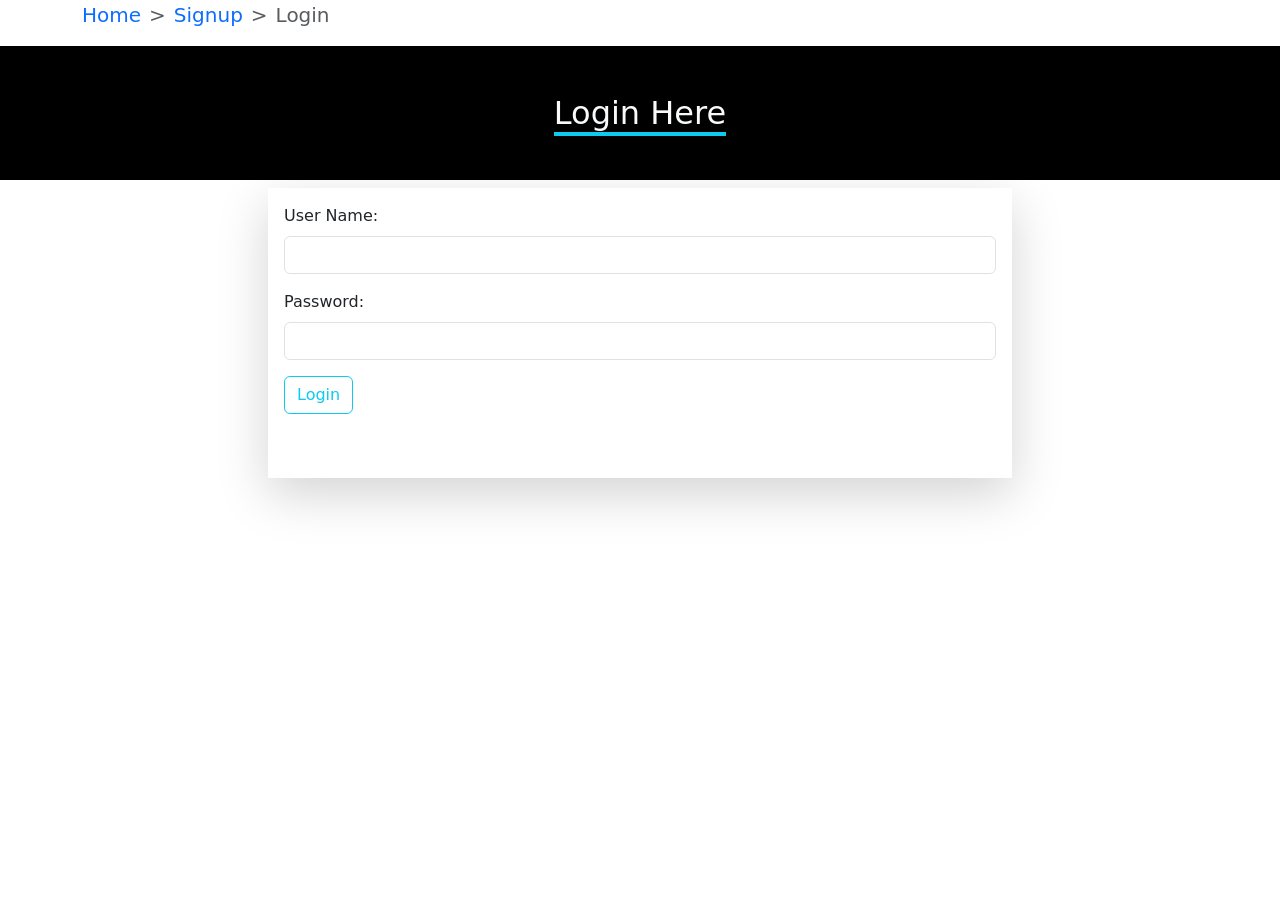
<file: login.html>
<!doctype html>
<html lang="en">

<head>
    <meta charset="utf-8">
    <meta name="viewport" content="width=device-width, initial-scale=1">
    <title>Ecommerce Website</title>
    <link rel="stylesheet" href="css/style.css">
    <link href="https://cdn.jsdelivr.net/npm/bootstrap@5.3.8/dist/css/bootstrap.min.css" rel="stylesheet"
        integrity="sha384-sRIl4kxILFvY47J16cr9ZwB07vP4J8+LH7qKQnuqkuIAvNWLzeN8tE5YBujZqJLB" crossorigin="anonymous">

    <link rel="stylesheet" href="https://cdn.jsdelivr.net/npm/bootstrap-icons@1.13.1/font/bootstrap-icons.min.css">
</head>

<body>
     <!-- breadcrumb start here  -->
    <div class="container fs-5">
        <nav style="--bs-breadcrumb-divider: '>';" aria-label="breadcrumb">
            <ol class="breadcrumb">
                <li class="breadcrumb-item">
                    <a href="index.html" class="text-decoration-none">Home</a>
                </li>
                <li class="breadcrumb-item">
                    <a href="signup.html" class="text-decoration-none">Signup</a>
                </li>
                <li class="breadcrumb-item active" aria-current="page">Login</li>
            </ol>
        </nav>
    </div>

    <!-- signup page start here  -->
    <h2 class="text-center bg-black text-light py-5">
        <span class="border-bottom border-4 border-info">Login Here</span>
    </h2>

    <div class="container pb-2">
        <div class="col-md-8 mx-auto shadow-lg p-3">
            <form action="#" method="get" onsubmit="alert('Login Successfully...')">
                <div class="mb-3">
                    <label for="username" class="form-label">User Name: </label>
                    <input type="text" name="username" id="username" class="form-control">
                </div>
                <div class="mb-3">
                    <label for="password" class="form-label">Password: </label>
                    <input type="password" name="password" id="password" class="form-control">
                </div>
                <div class="mb-5">
                    <button type="submit" class="btn btn-outline-info">Login</button>
                </div>
            </form>
        </div>
    </div>



    <script src="js/script.js"></script>
    <script src="https://cdn.jsdelivr.net/npm/bootstrap@5.3.8/dist/js/bootstrap.bundle.min.js"
        integrity="sha384-FKyoEForCGlyvwx9Hj09JcYn3nv7wiPVlz7YYwJrWVcXK/BmnVDxM+D2scQbITxI"
        crossorigin="anonymous"></script>
</body>

</html>
</file>
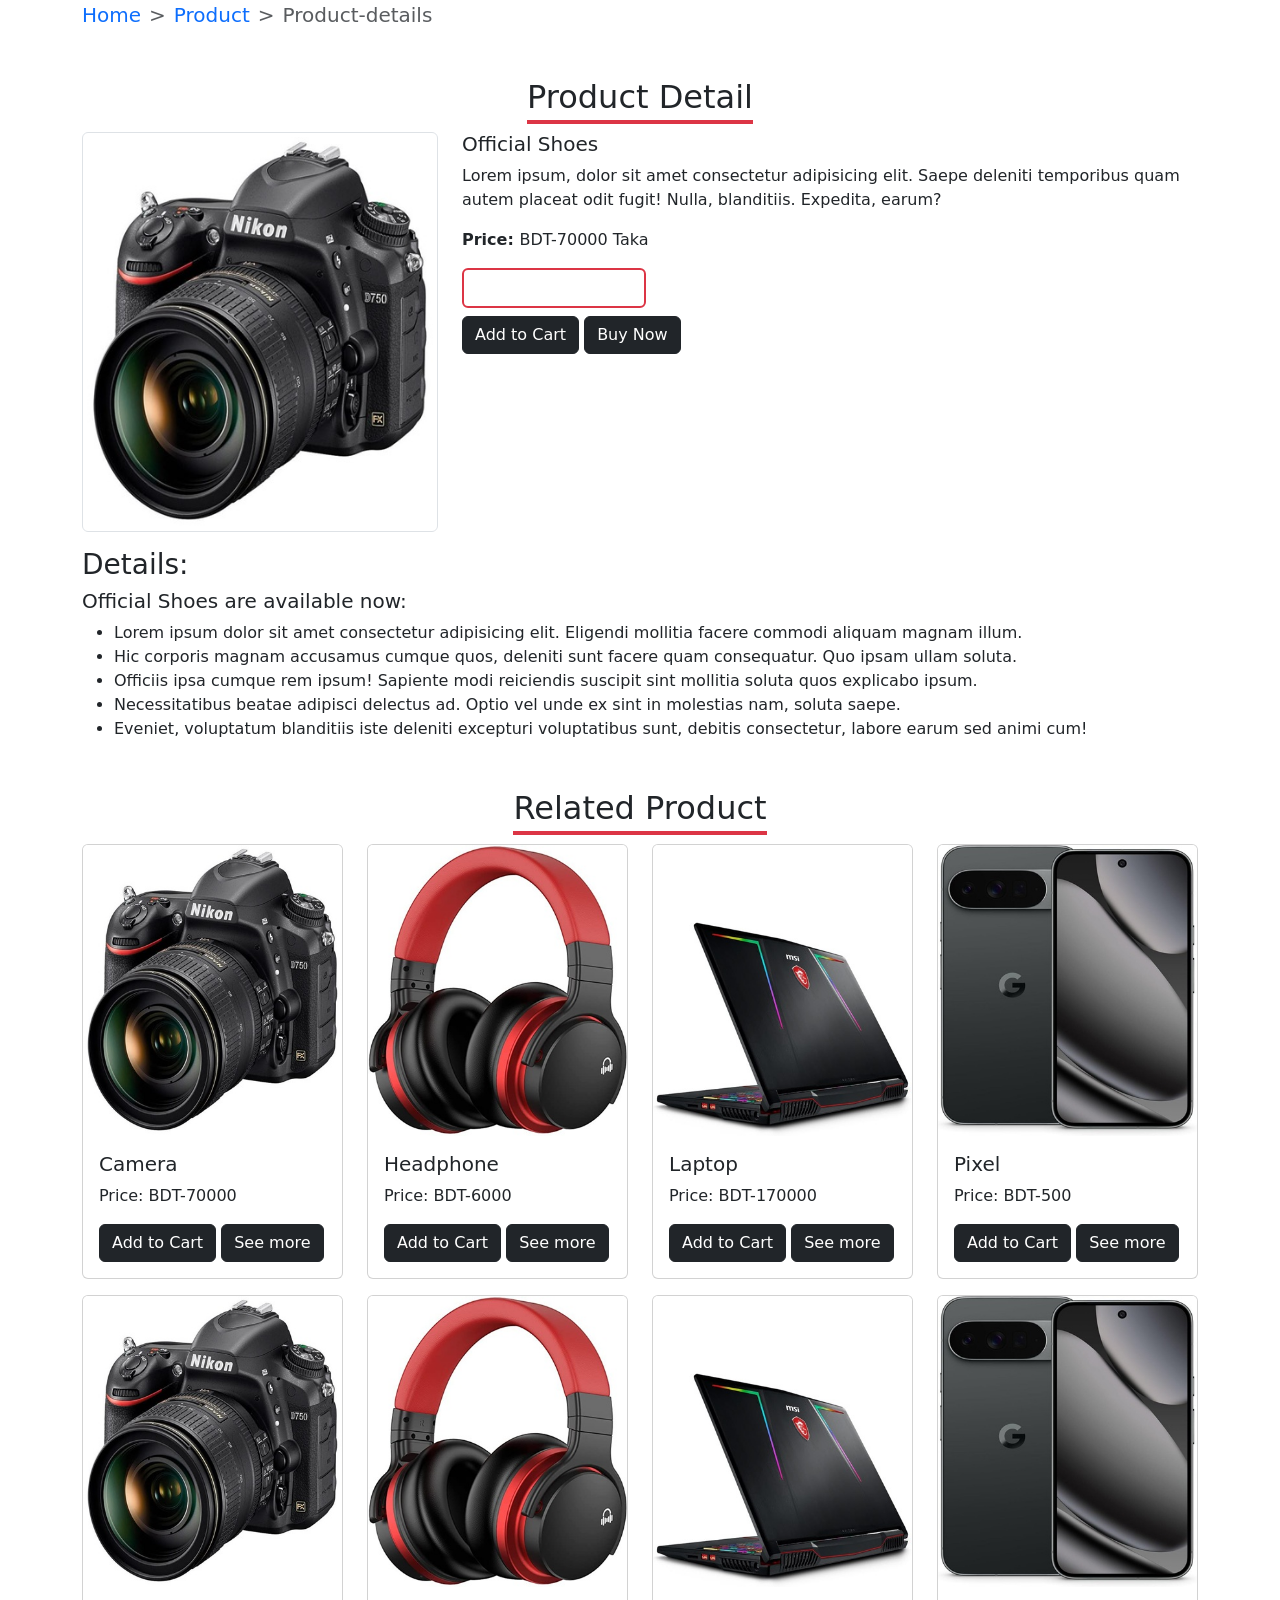
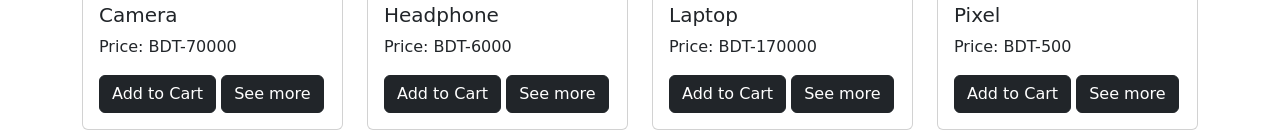
<file: product-detail.html>
<!doctype html>
<html lang="en">

<head>
    <meta charset="utf-8">
    <meta name="viewport" content="width=device-width, initial-scale=1">
    <title>Ecommerce Website</title>
    <link rel="stylesheet" href="css/style.css">
    <link href="https://cdn.jsdelivr.net/npm/bootstrap@5.3.8/dist/css/bootstrap.min.css" rel="stylesheet"
        integrity="sha384-sRIl4kxILFvY47J16cr9ZwB07vP4J8+LH7qKQnuqkuIAvNWLzeN8tE5YBujZqJLB" crossorigin="anonymous">

    <link rel="stylesheet" href="https://cdn.jsdelivr.net/npm/bootstrap-icons@1.13.1/font/bootstrap-icons.min.css">
</head>

<body>
    <!-- breadcrumb start here  -->
    <div class="container fs-5">
        <nav style="--bs-breadcrumb-divider: '>';" aria-label="breadcrumb">
            <ol class="breadcrumb">
                <li class="breadcrumb-item">
                    <a href="index.html" class="text-decoration-none">Home</a>
                </li>
                <li class="breadcrumb-item">
                    <a href="product.html" class="text-decoration-none">Product</a>
                </li>
                <li class="breadcrumb-item active" aria-current="page">Product-details</li>
            </ol>
        </nav>
    </div>

    <!-- product details start here  -->
    <h2 class="text-center mt-5 mb-3">
        <span class="border-bottom border-4 border-danger pb-1">Product Detail</span>
    </h2>

    <div class="container">
        <div class="row">
            <div class="col-lg-4">
                <div class="image">
                    <img src="image/camera.jpg" alt="" class="img-fluid img-thumbnail">
                </div>
            </div>
            <div class="col-lg-8">
                <h5>Official Shoes</h5>
                <p>Lorem ipsum, dolor sit amet consectetur adipisicing elit. Saepe deleniti temporibus quam autem
                    placeat odit fugit! Nulla, blanditiis. Expedita, earum?</p>
                <p><b>Price: </b> BDT-70000 Taka</p>
                <input type="number" name="quatity" id="" class="form-control w-25 border border-danger border-2">
                <a href="#" class="btn btn-dark mt-2">Add to Cart</a>
                <a href="#" class="btn btn-dark mt-2">Buy Now</a>
            </div>
        </div>
        <h3 class="mt-3">Details:</h3>
        <h5>Official Shoes are available now:</h5>
        <ul>
            <li>Lorem ipsum dolor sit amet consectetur adipisicing elit. Eligendi mollitia facere commodi aliquam magnam
                illum.</li>
            <li>Hic corporis magnam accusamus cumque quos, deleniti sunt facere quam consequatur. Quo ipsam ullam
                soluta.</li>
            <li>Officiis ipsa cumque rem ipsum! Sapiente modi reiciendis suscipit sint mollitia soluta quos explicabo
                ipsum.</li>
            <li>Necessitatibus beatae adipisci delectus ad. Optio vel unde ex sint in molestias nam, soluta saepe.</li>
            <li>Eveniet, voluptatum blanditiis iste deleniti excepturi voluptatibus sunt, debitis consectetur, labore
                earum sed animi cum!</li>
        </ul>
    </div>

    <!-- related product start here  -->
    <h2 class="text-center mt-5 mb-3">
        <span class="border-bottom border-4 border-danger pb-1">Related Product</span>
    </h2>

    <div class="container">
        <div class="row">
            <div class="col-lg-3 col-md-6">
                <div class="card">
                    <img src="image/camera.jpg" class="card-img-top" alt="...">
                    <div class="card-body">
                        <h5 class="card-title">Camera</h5>
                        <p class="card-text">Price: BDT-70000</p>
                        <a href="#" class="btn btn-dark">Add to Cart</a>
                        <a href="product-detail.html" class="btn btn-dark">See more</a>
                    </div>
                </div>
            </div>
            <div class="col-lg-3 col-md-6">
                <div class="card">
                    <img src="image/headphone.jpg" class="card-img-top" alt="...">
                    <div class="card-body">
                        <h5 class="card-title">Headphone</h5>
                        <p class="card-text">Price: BDT-6000</p>
                        <a href="#" class="btn btn-dark">Add to Cart</a>
                        <a href="product-detail.html" class="btn btn-dark">See more</a>
                    </div>
                </div>
            </div>
            <div class="col-lg-3 col-md-6">
                <div class="card">
                    <img src="image/laptop.jpg" class="card-img-top" alt="...">
                    <div class="card-body">
                        <h5 class="card-title">Laptop</h5>
                        <p class="card-text">Price: BDT-170000</p>
                        <a href="#" class="btn btn-dark">Add to Cart</a>
                        <a href="product-detail.html" class="btn btn-dark">See more</a>
                    </div>
                </div>
            </div>
            <div class="col-lg-3 col-md-6">
                <div class="card">
                    <img src="image/pixel.jpg" class="card-img-top" alt="...">
                    <div class="card-body">
                        <h5 class="card-title">Pixel</h5>
                        <p class="card-text">Price: BDT-500</p>
                        <a href="#" class="btn btn-dark">Add to Cart</a>
                        <a href="product-detail.html" class="btn btn-dark">See more</a>
                    </div>
                </div>
            </div>
        </div>
    </div>

    <div class="container">
        <div class="row">
            <div class="col-lg-3 col-md-6 mt-3">
                <div class="card">
                    <img src="image/camera.jpg" class="card-img-top" alt="...">
                    <div class="card-body">
                        <h5 class="card-title">Camera</h5>
                        <p class="card-text">Price: BDT-70000</p>
                        <a href="#" class="btn btn-dark">Add to Cart</a>
                        <a href="product-detail.html" class="btn btn-dark">See more</a>
                    </div>
                </div>
            </div>
            <div class="col-lg-3 col-md-6 mt-3">
                <div class="card">
                    <img src="image/headphone.jpg" class="card-img-top" alt="...">
                    <div class="card-body">
                        <h5 class="card-title">Headphone</h5>
                        <p class="card-text">Price: BDT-6000</p>
                        <a href="#" class="btn btn-dark">Add to Cart</a>
                        <a href="product-detail.html" class="btn btn-dark">See more</a>
                    </div>
                </div>
            </div>
            <div class="col-lg-3 col-md-6 mt-3">
                <div class="card">
                    <img src="image/laptop.jpg" class="card-img-top" alt="...">
                    <div class="card-body">
                        <h5 class="card-title">Laptop</h5>
                        <p class="card-text">Price: BDT-170000</p>
                        <a href="#" class="btn btn-dark">Add to Cart</a>
                        <a href="product-detail.html" class="btn btn-dark">See more</a>
                    </div>
                </div>
            </div>
            <div class="col-lg-3 col-md-6 mt-3">
                <div class="card">
                    <img src="image/pixel.jpg" class="card-img-top" alt="...">
                    <div class="card-body">
                        <h5 class="card-title">Pixel</h5>
                        <p class="card-text">Price: BDT-500</p>
                        <a href="#" class="btn btn-dark">Add to Cart</a>
                        <a href="product-detail.html" class="btn btn-dark">See more</a>
                    </div>
                </div>
            </div>
        </div>
    </div>



    <script src="js/script.js"></script>
    <script src="https://cdn.jsdelivr.net/npm/bootstrap@5.3.8/dist/js/bootstrap.bundle.min.js"
        integrity="sha384-FKyoEForCGlyvwx9Hj09JcYn3nv7wiPVlz7YYwJrWVcXK/BmnVDxM+D2scQbITxI"
        crossorigin="anonymous"></script>
</body>

</html>
</file>
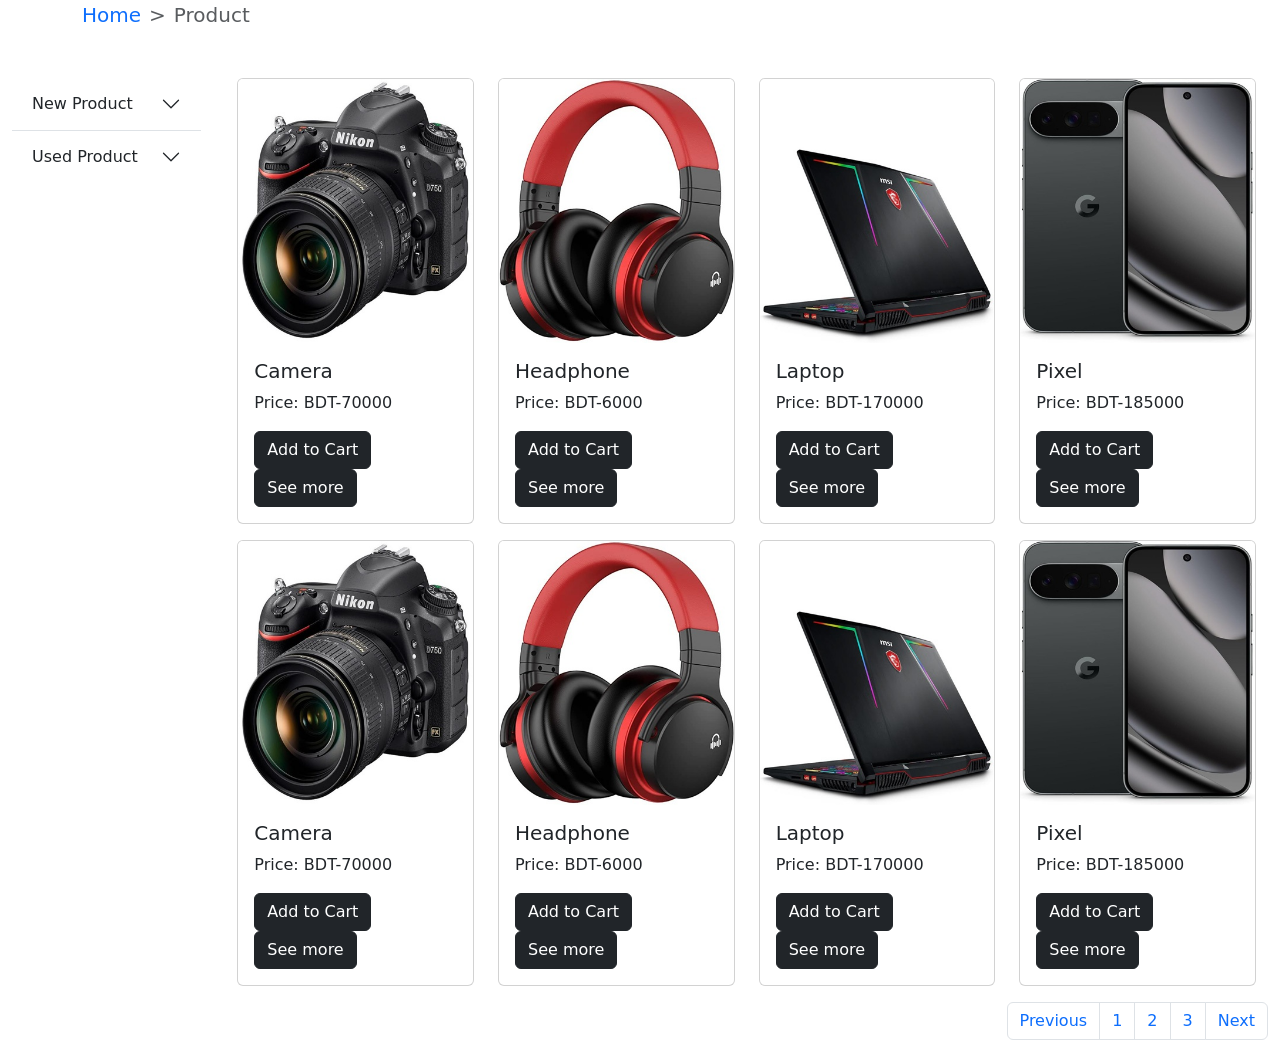
<file: product.html>
<!doctype html>
<html lang="en">

<head>
    <meta charset="utf-8">
    <meta name="viewport" content="width=device-width, initial-scale=1">
    <title>Ecommerce Website</title>
    <link rel="stylesheet" href="css/style.css">
    <link href="https://cdn.jsdelivr.net/npm/bootstrap@5.3.8/dist/css/bootstrap.min.css" rel="stylesheet"
        integrity="sha384-sRIl4kxILFvY47J16cr9ZwB07vP4J8+LH7qKQnuqkuIAvNWLzeN8tE5YBujZqJLB" crossorigin="anonymous">

    <link rel="stylesheet" href="https://cdn.jsdelivr.net/npm/bootstrap-icons@1.13.1/font/bootstrap-icons.min.css">
</head>

<body>
    <!-- breadcrumb start here  -->
    <div class="container fs-5">
        <nav style="--bs-breadcrumb-divider: '>';" aria-label="breadcrumb">
            <ol class="breadcrumb">
                <li class="breadcrumb-item">
                    <a href="index.html" class="text-decoration-none">Home</a>
                </li>
                <li class="breadcrumb-item active" aria-current="page">Product</li>
            </ol>
        </nav>
    </div>

    <!-- categories, brand and product start here  -->
    <div class="container-fluid mt-5">
        <div class="row">
            <div class="col-lg-2">
                <!-- categories and brand start  -->
                <div class="accordion accordion-flush" id="accordionFlushExample">
                    <div class="accordion-item">
                        <h2 class="accordion-header">
                            <button class="accordion-button collapsed" type="button" data-bs-toggle="collapse"
                                data-bs-target="#flush-collapseOne" aria-expanded="false"
                                aria-controls="flush-collapseOne">
                                New Product
                            </button>
                        </h2>
                        <div id="flush-collapseOne" class="accordion-collapse collapse"
                            data-bs-parent="#accordionFlushExample">
                            <div class="accordion-body">
                                <ul class="list-unstyled">
                                    <li><a href="#" class="text-decoration-none fs-5">Camera</a></li>
                                    <li><a href="#" class="text-decoration-none fs-5">Headphone</a></li>
                                    <li><a href="#" class="text-decoration-none fs-5">Laptop</a></li>
                                    <li><a href="#" class="text-decoration-none fs-5">Phone</a></li>
                                </ul>
                            </div>
                        </div>
                    </div>
                    <div class="accordion-item">
                        <h2 class="accordion-header">
                            <button class="accordion-button collapsed" type="button" data-bs-toggle="collapse"
                                data-bs-target="#flush-collapseTwo" aria-expanded="false"
                                aria-controls="flush-collapseTwo">
                                Used Product
                            </button>
                        </h2>
                        <div id="flush-collapseTwo" class="accordion-collapse collapse"
                            data-bs-parent="#accordionFlushExample">
                            <div class="accordion-body">
                                <ul class="list-unstyled">
                                    <li><a href="#" class="text-decoration-none fs-5">Camera</a></li>
                                    <li><a href="#" class="text-decoration-none fs-5">Headphone</a></li>
                                    <li><a href="#" class="text-decoration-none fs-5">Laptop</a></li>
                                    <li><a href="#" class="text-decoration-none fs-5">Phone</a></li>
                                </ul>
                            </div>
                        </div>
                    </div>

                </div>
            </div>
            <div class="col-lg-10">
                <!--products  -->
                <div class="container-fluid">
                    <div class="row">
                        <div class="col-lg-3 col-md-6">
                            <div class="card">
                                <img src="image/camera.jpg" class="card-img-top" alt="...">
                                <div class="card-body">
                                    <h5 class="card-title">Camera</h5>
                                    <p class="card-text">Price: BDT-70000</p>
                                    <a href="#" class="btn btn-dark">Add to Cart</a>
                                    <a href="product-detail.html" class="btn btn-dark">See more</a>
                                </div>
                            </div>
                        </div>
                        <div class="col-lg-3 col-md-6">
                            <div class="card">
                                <img src="image/headphone.jpg" class="card-img-top" alt="...">
                                <div class="card-body">
                                    <h5 class="card-title">Headphone</h5>
                                    <p class="card-text">Price: BDT-6000</p>
                                    <a href="#" class="btn btn-dark">Add to Cart</a>
                                    <a href="product-detail.html" class="btn btn-dark">See more</a>
                                </div>
                            </div>
                        </div>
                        <div class="col-lg-3 col-md-6">
                            <div class="card">
                                <img src="image/laptop.jpg" class="card-img-top" alt="...">
                                <div class="card-body">
                                    <h5 class="card-title">Laptop</h5>
                                    <p class="card-text">Price: BDT-170000</p>
                                    <a href="#" class="btn btn-dark">Add to Cart</a>
                                    <a href="product-detail.html" class="btn btn-dark">See more</a>
                                </div>
                            </div>
                        </div>
                        <div class="col-lg-3 col-md-6">
                            <div class="card">
                                <img src="image/pixel.jpg" class="card-img-top" alt="...">
                                <div class="card-body">
                                    <h5 class="card-title">Pixel</h5>
                                    <p class="card-text">Price: BDT-185000</p>
                                    <a href="#" class="btn btn-dark">Add to Cart</a>
                                    <a href="product-detail.html" class="btn btn-dark">See more</a>
                                </div>
                            </div>
                        </div>
                    </div>
                </div>

                <div class="container-fluid">
                    <div class="row">
                        <div class="col-lg-3 col-md-6 mt-3">
                            <div class="card">
                                <img src="image/camera.jpg" class="card-img-top" alt="...">
                                <div class="card-body">
                                    <h5 class="card-title">Camera</h5>
                                    <p class="card-text">Price: BDT-70000</p>
                                    <a href="#" class="btn btn-dark">Add to Cart</a>
                                    <a href="product-detail.html" class="btn btn-dark">See more</a>
                                </div>
                            </div>
                        </div>
                        <div class="col-lg-3 col-md-6 mt-3">
                            <div class="card">
                                <img src="image/headphone.jpg" class="card-img-top" alt="...">
                                <div class="card-body">
                                    <h5 class="card-title">Headphone</h5>
                                    <p class="card-text">Price: BDT-6000</p>
                                    <a href="#" class="btn btn-dark">Add to Cart</a>
                                    <a href="product-detail.html" class="btn btn-dark">See more</a>
                                </div>
                            </div>
                        </div>
                        <div class="col-lg-3 col-md-6 mt-3">
                            <div class="card">
                                <img src="image/laptop.jpg" class="card-img-top" alt="...">
                                <div class="card-body">
                                    <h5 class="card-title">Laptop</h5>
                                    <p class="card-text">Price: BDT-170000</p>
                                    <a href="#" class="btn btn-dark">Add to Cart</a>
                                    <a href="product-detail.html" class="btn btn-dark">See more</a>
                                </div>
                            </div>
                        </div>
                        <div class="col-lg-3 col-md-6 mt-3">
                            <div class="card">
                                <img src="image/pixel.jpg" class="card-img-top" alt="...">
                                <div class="card-body">
                                    <h5 class="card-title">Pixel</h5>
                                    <p class="card-text">Price: BDT-185000</p>
                                    <a href="#" class="btn btn-dark">Add to Cart</a>
                                    <a href="product-detail.html" class="btn btn-dark">See more</a>
                                </div>
                            </div>
                        </div>
                    </div>
                </div>





                <!-- pagination start here  -->
                <div class="mt-3 page float-end">
                    <nav aria-label="Page navigation example">
                        <ul class="pagination">
                            <li class="page-item"><a class="page-link" href="#">Previous</a></li>
                            <li class="page-item"><a class="page-link" href="#">1</a></li>
                            <li class="page-item"><a class="page-link" href="#">2</a></li>
                            <li class="page-item"><a class="page-link" href="#">3</a></li>
                            <li class="page-item"><a class="page-link" href="#">Next</a></li>
                        </ul>
                    </nav>
                </div>
            </div>
        </div>
    </div>



    <script src="js/script.js"></script>
    <script src="https://cdn.jsdelivr.net/npm/bootstrap@5.3.8/dist/js/bootstrap.bundle.min.js"
        integrity="sha384-FKyoEForCGlyvwx9Hj09JcYn3nv7wiPVlz7YYwJrWVcXK/BmnVDxM+D2scQbITxI"
        crossorigin="anonymous"></script>
</body>

</html>
</file>
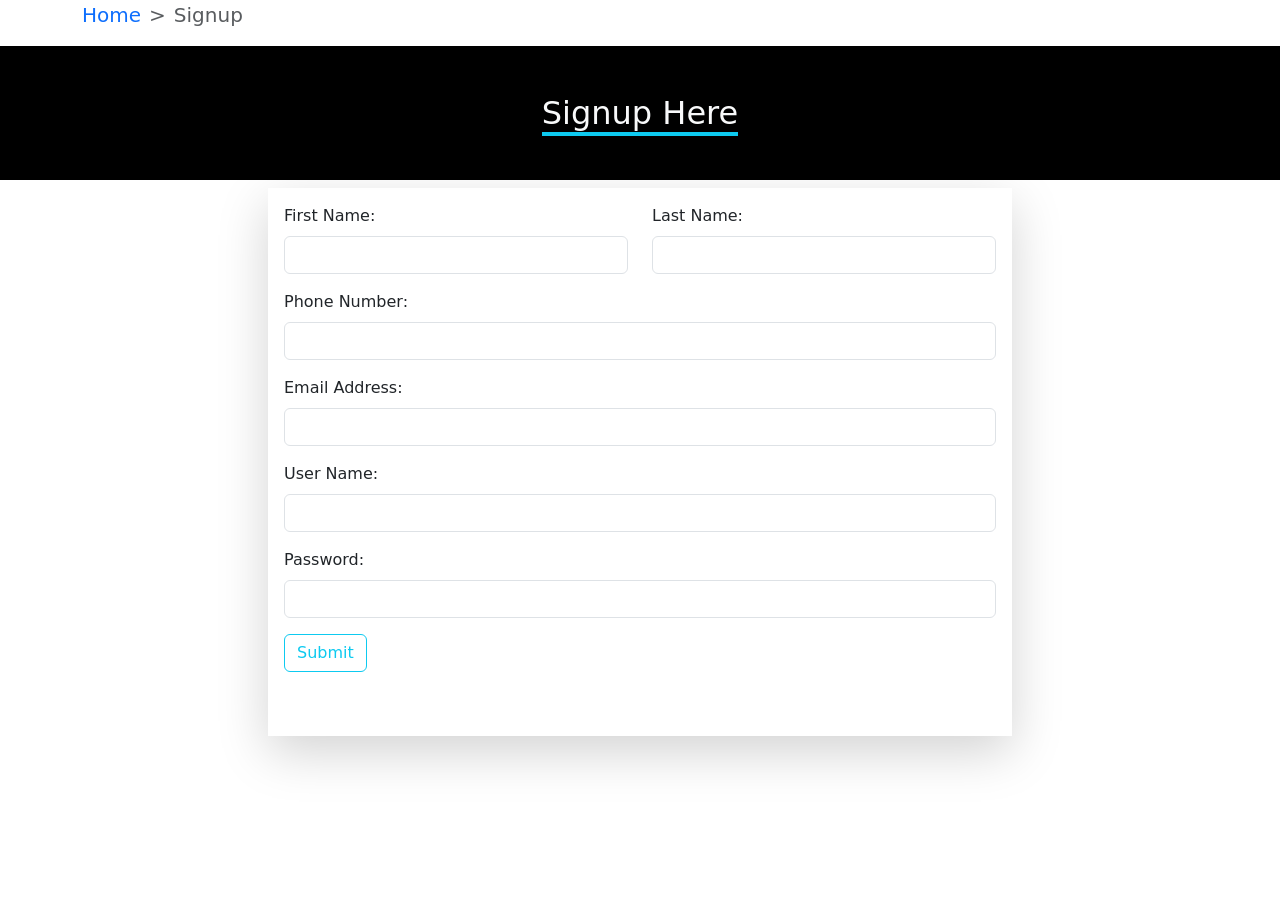
<file: signup.html>
<!doctype html>
<html lang="en">

<head>
    <meta charset="utf-8">
    <meta name="viewport" content="width=device-width, initial-scale=1">
    <title>Ecommerce Website</title>
    <link rel="stylesheet" href="css/style.css">
    <link href="https://cdn.jsdelivr.net/npm/bootstrap@5.3.8/dist/css/bootstrap.min.css" rel="stylesheet"
        integrity="sha384-sRIl4kxILFvY47J16cr9ZwB07vP4J8+LH7qKQnuqkuIAvNWLzeN8tE5YBujZqJLB" crossorigin="anonymous">

    <link rel="stylesheet" href="https://cdn.jsdelivr.net/npm/bootstrap-icons@1.13.1/font/bootstrap-icons.min.css">
</head>

<body>
    <!-- breadcrumb start here  -->
    <div class="container fs-5">
        <nav style="--bs-breadcrumb-divider: '>';" aria-label="breadcrumb">
            <ol class="breadcrumb">
                <li class="breadcrumb-item">
                    <a href="index.html" class="text-decoration-none">Home</a>
                </li>
                <li class="breadcrumb-item active" aria-current="page">Signup</li>
            </ol>
        </nav>
    </div>

    <!-- signup page start here  -->
    <h2 class="text-center bg-black text-light py-5">
        <span class="border-bottom border-4 border-info">Signup Here</span>
    </h2>

    <div class="container pb-2">
        <div class="col-md-8 mx-auto shadow-lg p-3">
            <form action="#" method="get" onsubmit="alert('Submitted Successfully...')">
                <div class="mb-3">
                    <div class="row">
                        <div class="col-md-6">
                            <label for="firstname" class="form-label">First Name: </label>
                            <input type="text" class="form-control" name="firstname" id="firstname" required>
                        </div>
                        <div class="col-md-6">
                            <label for="lastname" class="form-label">Last Name: </label>
                            <input type="text" class="form-control" name="lastname" id="lastname" required>
                        </div>
                    </div>
                </div>
                <div class="mb-3">
                    <label for="phone" class="form-label">Phone Number: </label>
                    <input type="tel" name="phone" id="phone" class="form-control">
                </div>
                <div class="mb-3">
                    <label for="email" class="form-label">Email Address: </label>
                    <input type="email" name="email" id="email" class="form-control">
                </div>
                <div class="mb-3">
                    <label for="username" class="form-label">User Name: </label>
                    <input type="text" name="username" id="username" class="form-control">
                </div>
                <div class="mb-3">
                    <label for="password" class="form-label">Password: </label>
                    <input type="password" name="password" id="password" class="form-control">
                </div>
                <div class="mb-5">
                    <button type="submit" class="btn btn-outline-info">Submit</button>
                </div>
            </form>
        </div>
    </div>



    <script src="js/script.js"></script>
    <script src="https://cdn.jsdelivr.net/npm/bootstrap@5.3.8/dist/js/bootstrap.bundle.min.js"
        integrity="sha384-FKyoEForCGlyvwx9Hj09JcYn3nv7wiPVlz7YYwJrWVcXK/BmnVDxM+D2scQbITxI"
        crossorigin="anonymous"></script>
</body>

</html>
</file>
<file: css/style.css>
.header{
    font-size: 18px;
}
.header:hover{
    color: black;
}

.nav-item .nav-link{
    font-size: 25px;
    color: black;
    margin-left: 20px;
    padding: 5px 20px !important;
    transition: .5s ease;
    border-radius: 10px;
}

.nav-item .nav-link:hover{
    color: white;
    background-color: black;
}

.footer .nav-link{
    color: #fff;
}

.footer .nav-link:hover{
    color: black;
    background-color: white;
}


.text-justify{
    text-align: justify;
}

.bi{
    font-size: 25px;
    margin: 10px;
    color: #fff;
}

.bi:hover{
color: red;
}

.image{
    overflow: hidden;
}

.image img{
    transition: .5s ease;
}

.image img:hover{
    transform: scale(1.3);
}
</file>
